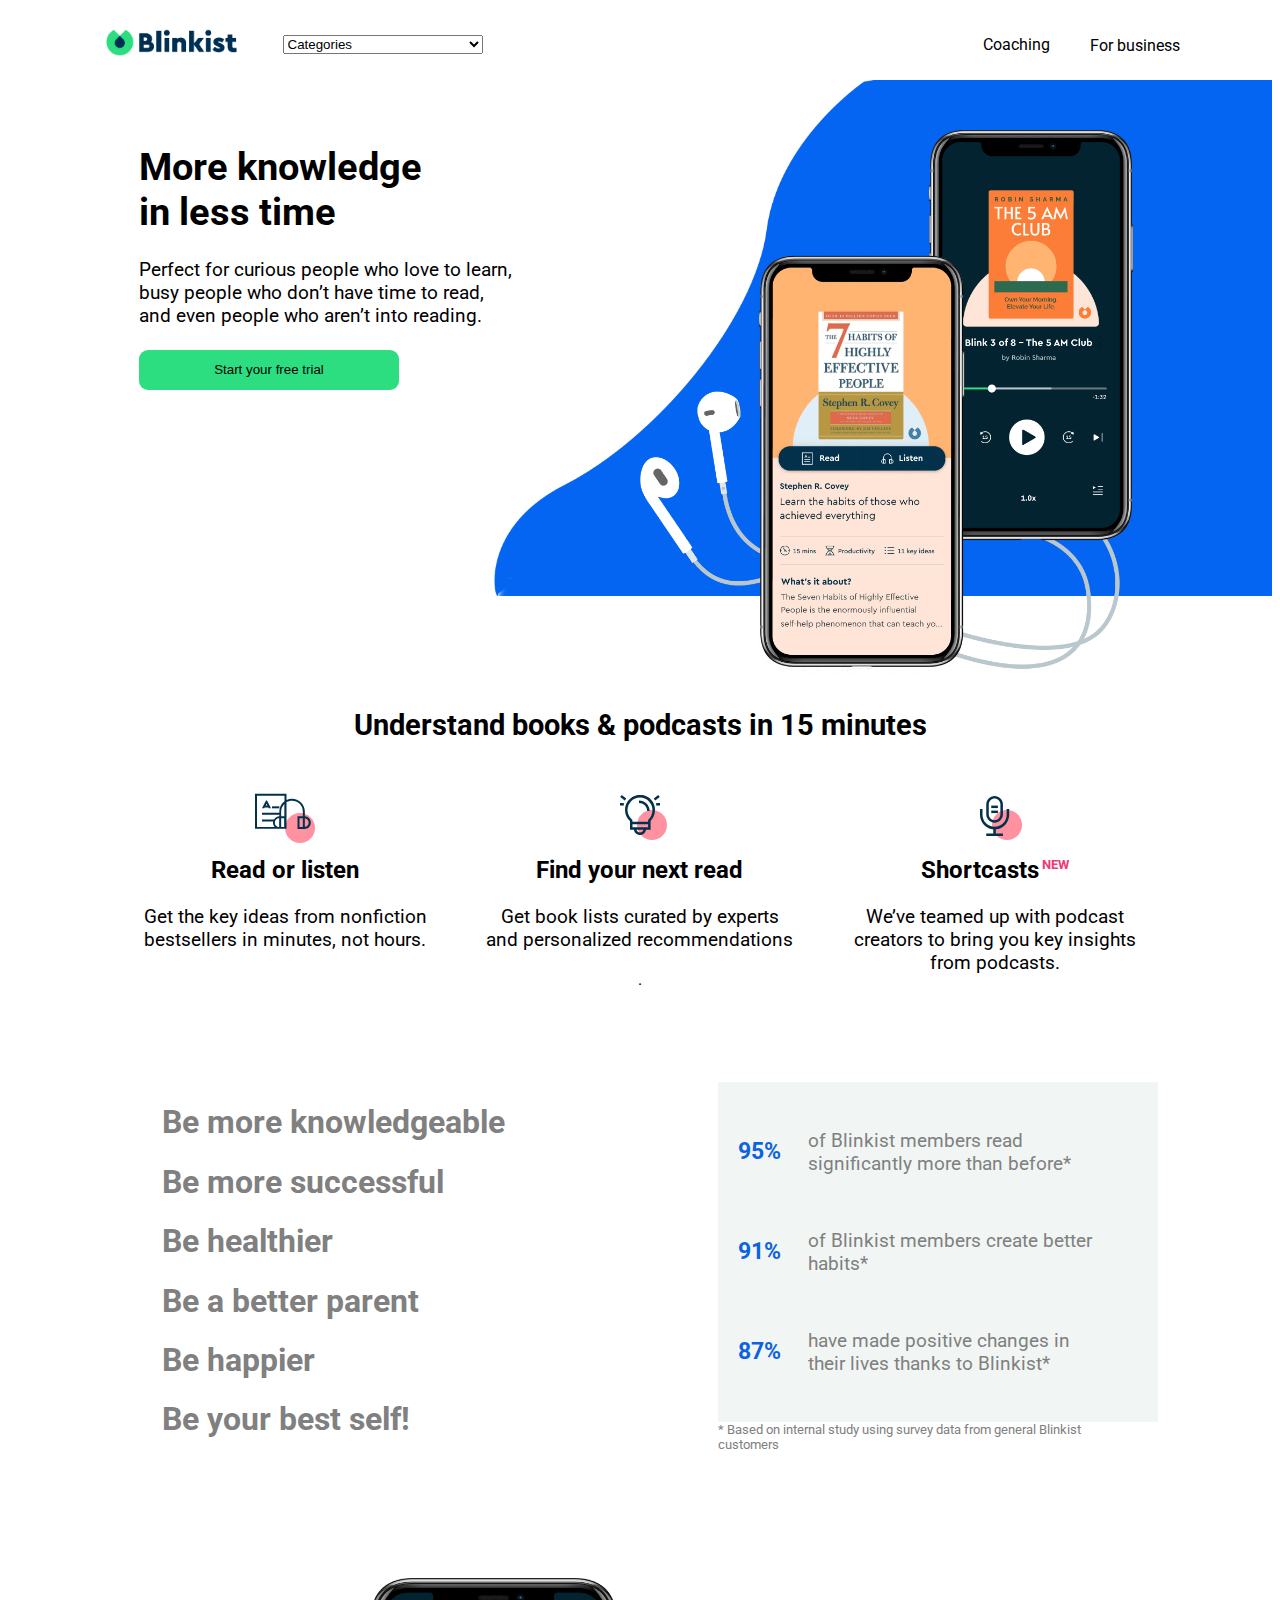
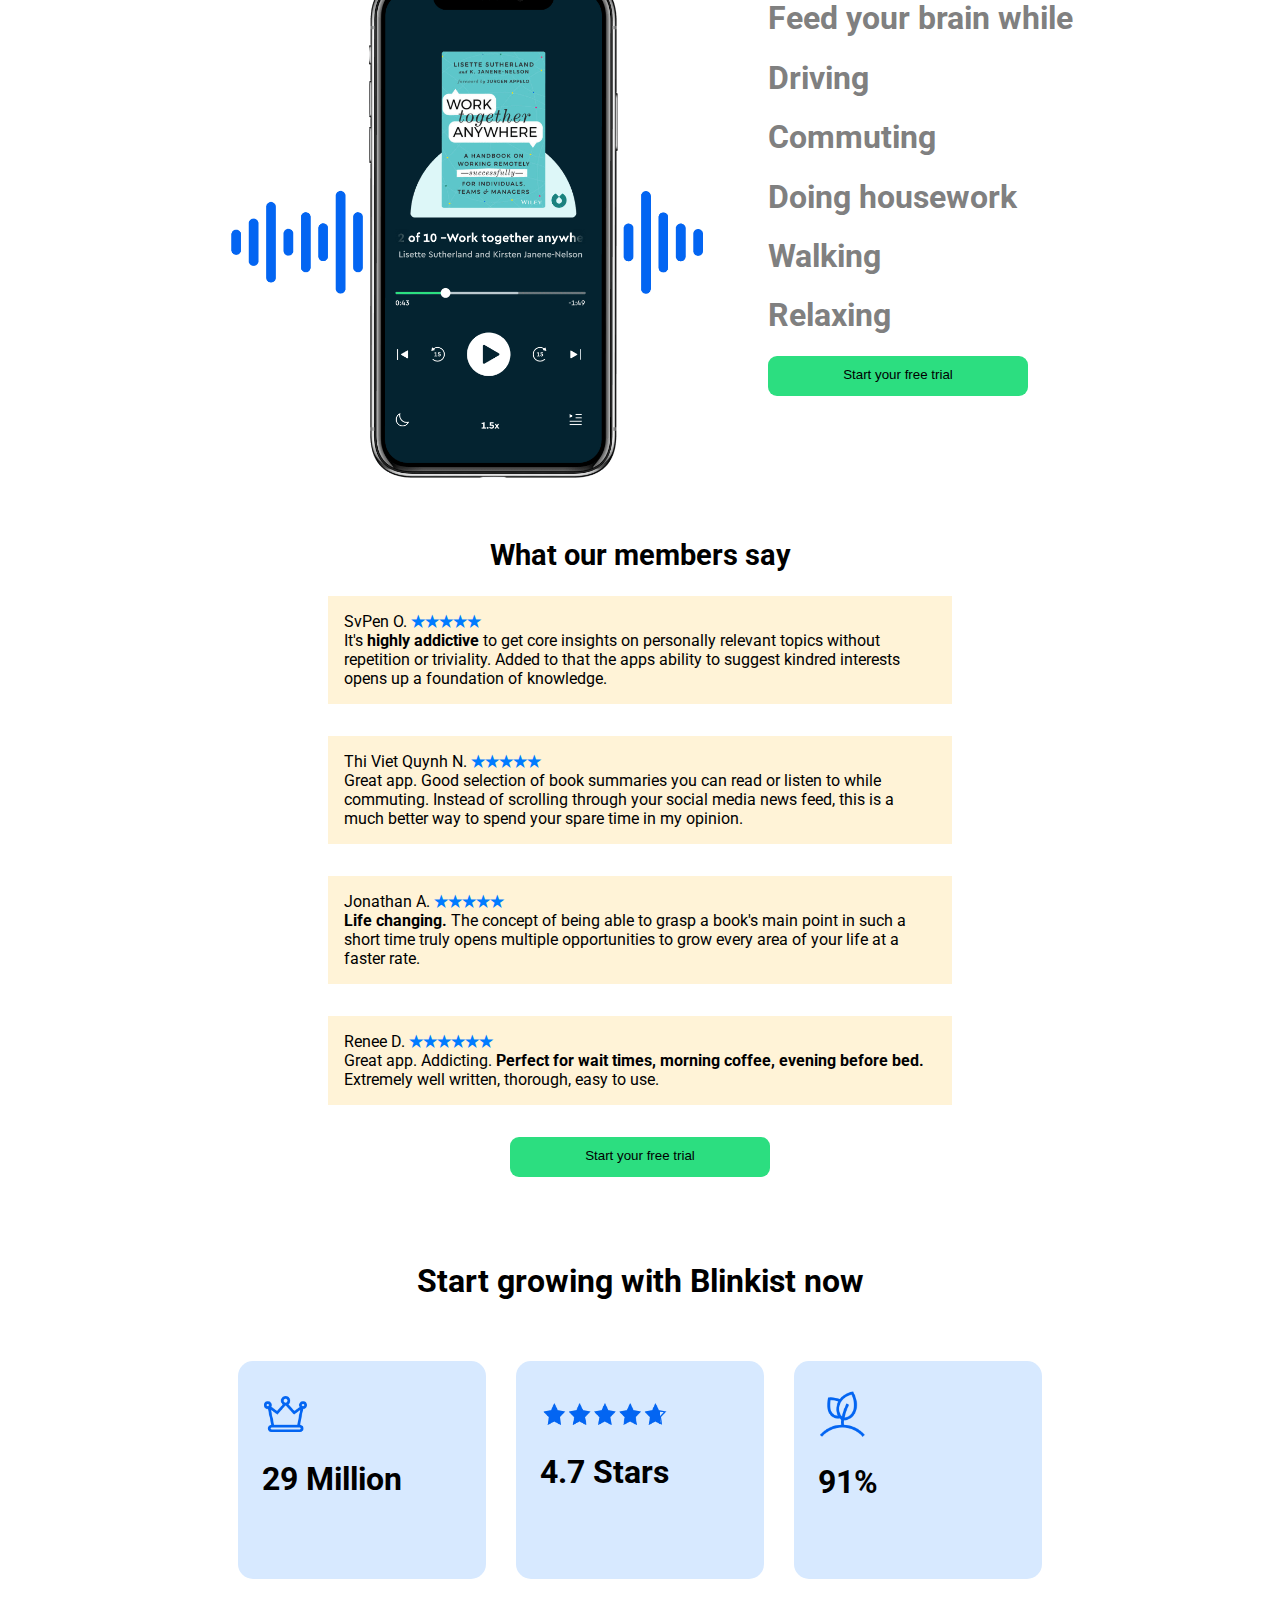
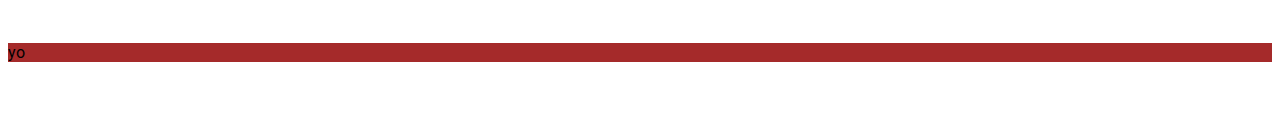
<file: index.html>
<!DOCTYPE html>
<html>
  <head>
    <meta charset="UTF-8" />
    <meta name="viewport" content="width=device-width, initial-scale=1.0" />
    <title>Blinkist: blablablaaaaa</title>
    <link rel="shortcut icon" href="pics/logo.png" type="image/x-icon" />
    <link rel="preconnect" href="https://fonts.googleapis.com">
  <link rel="preconnect" href="https://fonts.gstatic.com" crossorigin>
  <link href="https://fonts.googleapis.com/css2?family=Roboto:ital,wght@0,100;0,300;0,400;0,500;0,700;0,900;1,100;1,300;1,400;1,500;1,700;1,900&display=swap" rel="stylesheet">
    <link rel="stylesheet" href="Blinkist.css" />
  </head>
  <body class="grid">
    <header>
      <div class="header-content">
        <div id="image">
          <img src="pics/logo+text.png" alt="Logo et texte" height="34px" />
        </div>
        <div id="Categories">
          <form>
            <select id="choix" name="choix">
              <option value="option">Categories</option>
              <option value="option1">Inspiration & Personal Growth</option>
              <option value="option2">Health & Meditation</option>
              <option value="option3">Career & Business</option>
              <option value="option4">Relationships & Family</option>
              <option value="option5">Science & Technologie</option>
              <option value="option6">Culture & Humanity</option>
              <option value="option7">Money & Economics</option>
            </select>
          </form>
        </div>
        <div id="Coaching">
          <a href="">Coaching</a>
        </div>
        <div id="For-business">
          <a href="">For business</a>
        </div>
      </div>
    </header>

    <main>
      <div id="texte_haut">
        <div id="titre_haut"><H1 style="display: inline;">More knowledge <br>in less time</H1></div>
        <div>Perfect for curious people who love to learn,<br>
          busy people who don’t have time to read,<br> 
          and even people who aren’t into reading.</div>
          <br>
        <a href=""><button id="start_your">Start your free trial</button></a>
      </div>
      <div><img src="pics/phones.webp" alt="Phones"  id="phone"></div>
    </main>

    <div class="understand zone">
      <div id="understand"><H2>Understand books & podcasts in 15 minutes</H2></div>
      <div class="les_trois">
        <div><img src="pics/headphones-28aa1d78a527f060d122.svg" alt="headphones"></div>
        <div><img src="pics/bulb-aeeefecd48fdf887973a.svg" alt="bulb"></div>
        <div><img src="pics/mic-a5dc78b6c06e05cabacb.svg" alt="mic"></div>
        <div><h2>Read or listen</h2></div>
        <div><h2>Find your next read</h2></div>
        <div><h2>Shortcasts<sup style="color: rgb(238, 57, 117); font-size: small;"> NEW</sup></h2></div>
        <div><p id="textetrois">Get the key ideas from nonfiction bestsellers in minutes, not hours.</p></div>
        <div><p id="textetrois">Get book lists curated by experts and personalized recommendations</p>.</div>
        <div><p id="textetrois">We’ve teamed up with podcast creators to bring you key insights from podcasts.</p></div>
      </div>
    </div>

    <div id="bebebeet">
      <div>
        <h1 id="bebebe1">Be more knowledgeable</h1>
        <h1 id="bebebe2">Be more successful</h1>
        <h1 id="bebebe3">Be healthier</h1>
        <h1 id="bebebe4">Be a better parent</h1>
        <h1 id="bebebe5">Be happier</h1>
        <h1 id="bebebe6">Be your best self!</h1>
      </div>
      <div class="et">
        <div id="et">
          <div id="pourcent">95%</div>
          <div>of Blinkist members read significantly more than before*</div>
          <div id="pourcent">91%</div>
          <div>of Blinkist members create better habits*</div>
          <div id="pourcent">87%</div>
          <div>have made positive changes in their lives thanks to Blinkist*</div>
        </div>
        <div id="proof">
          * Based on internal study using survey data
            from general Blinkist customers
        </div>
      </div>
    </div>

    <div class="zone" id="bebebeet">
      <div><img src="pics/phone_en@2x-31f2ab90ccaaf56e5713.png" alt="phone" id="phone2"></div>
      <div style="position: absolute; left: 60%;">
        <h1 id="bebebe1">Feed your brain while</h1>
        <h1 id="bebebe2">Driving</h1>
        <h1 id="bebebe3">Commuting</h1>
        <h1 id="bebebe4">Doing housework</h1>
        <h1 id="bebebe5">Walking</h1>
        <h1 id="bebebe6">Relaxing</h1>
        <a href=""><button id="start_your">Start your free trial</button></a>
      </div>
    </div>

    <div class="understand zone">
      <div id="understand"><h2>What our members say</h2></div>

      <div id="comment-area">
        <div id="comment">
          SvPen O. <b style="color: rgb(0, 123, 255);">&starf;&starf;&starf;&starf;&starf;</b> <br>It's <b>highly addictive</b> to get core insights on personally 
          relevant topics without repetition or triviality. Added to that the apps 
          ability to suggest kindred interests opens up a foundation of knowledge.
        </div>
        <div id="comment">
          Thi Viet Quynh N. <b style="color: rgb(0, 123, 255);">&starf;&starf;&starf;&starf;&starf;</b><br>Great app. Good selection of book summaries you can 
          read or listen to while commuting. Instead of scrolling through your social 
          media news feed, this is a much better way to spend your spare time in my opinion.
        </div>
        <div id="comment">
          Jonathan A. <b style="color: rgb(0, 123, 255);">&starf;&starf;&starf;&starf;&starf;</b><br><b>Life changing.</b> The concept of being able to grasp a book's
           main point in such a short time truly opens multiple opportunities to grow
            every area of your life at a faster rate.
        </div>
        <div id="comment">
          Renee D. <b style="color: rgb(0, 123, 255);">&starf;&starf;&starf;&starf;&starf;&starf;</b> <br>Great app. Addicting. <b>Perfect for wait times, morning coffee, 
          evening before bed.</b> Extremely well written, thorough, easy to use.
        </div>
      </div>
      <center><a href=""><button id="start_your">Start your free trial</button></a></center>

      <div class="zone">
        <H1 id="start_growing">Start growing with Blinkist now</H1>
        <div id="carbleu">
          <div id="bleu">
            <img src="pics/Crown.PNG" alt="crown">
            <h1>29 Million</h1>
          </div>
          <div id="bleu">
            <img style="width: 130px;" src="pics/Stars.PNG" alt="stars">
            <h1>4.7 Stars</h1>
          </div>
          <div id="bleu">
            <img src="pics/Plant.PNG" alt="plants">
            <h1>91%</h1>
          </div>
        </div>
      </div>
      
    



    <footer>
      <div>yo</div>
    </footer>
  </body>
</html>
</file>
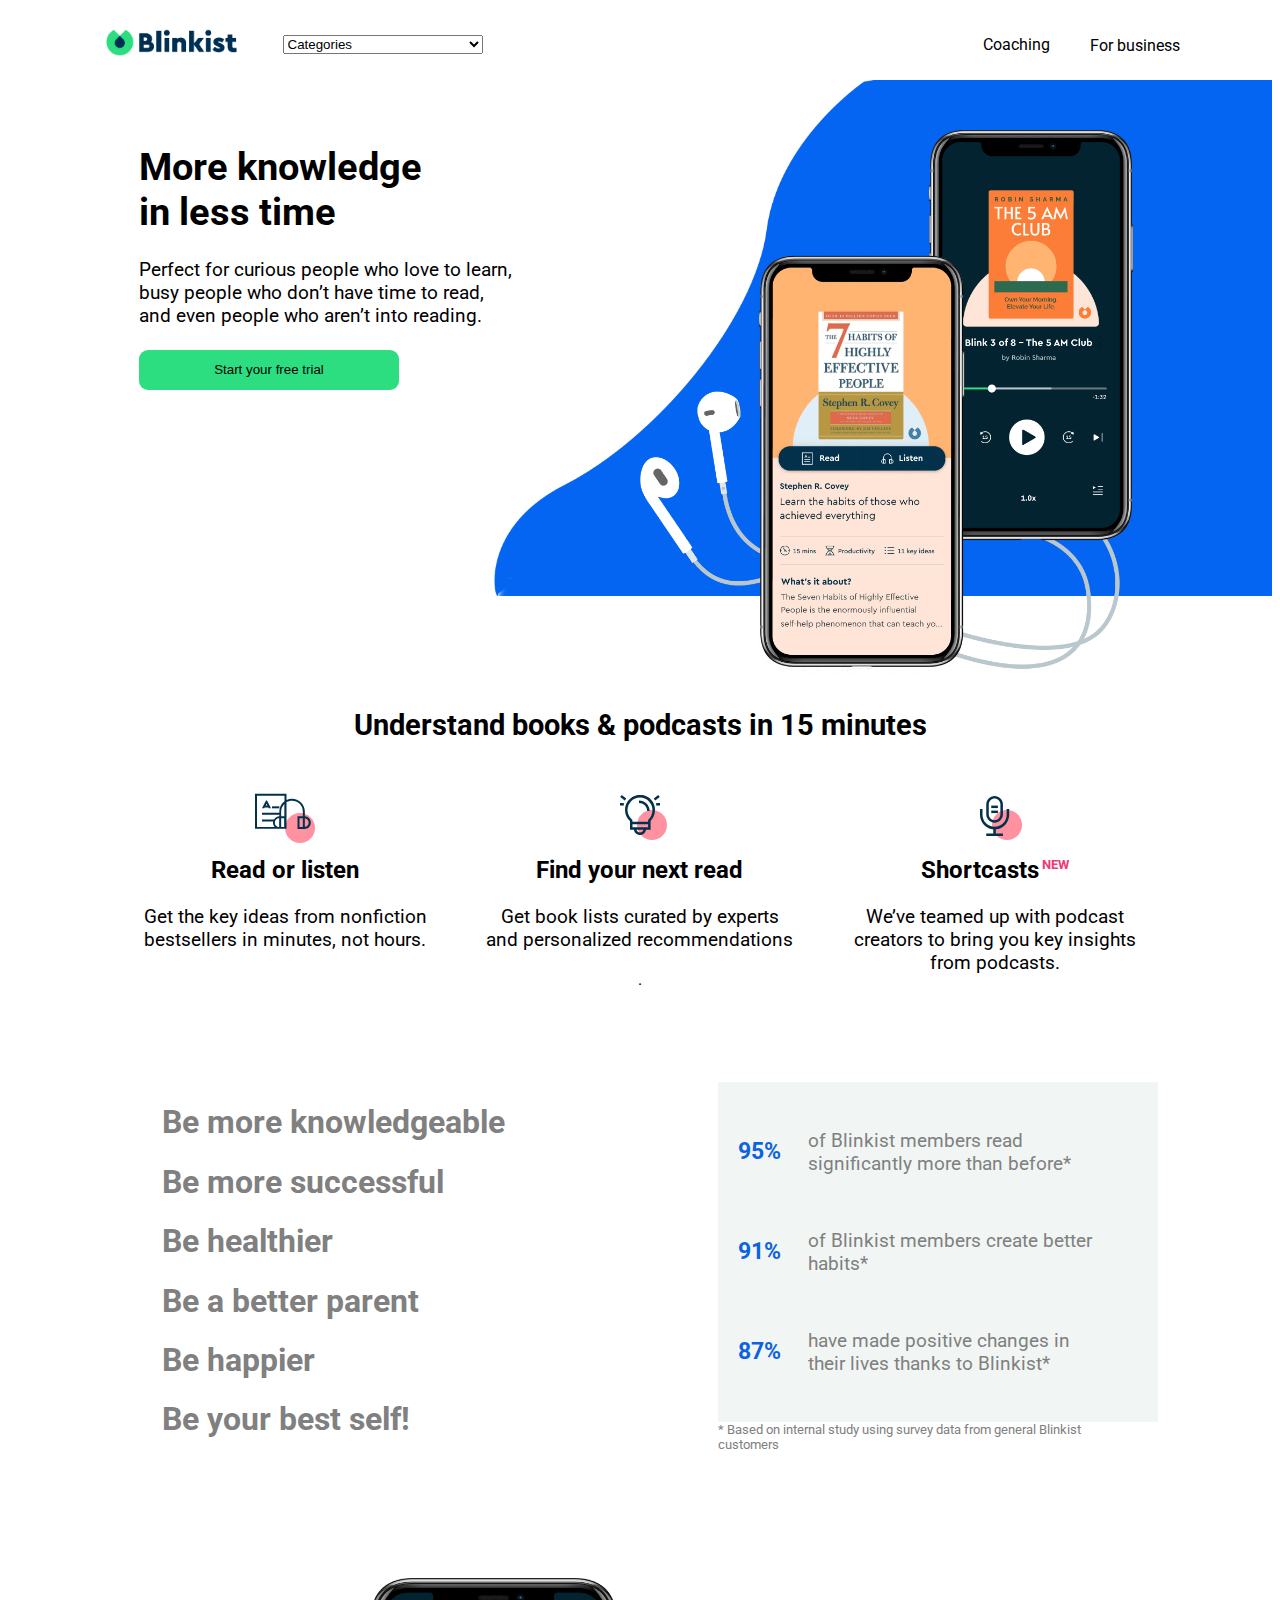
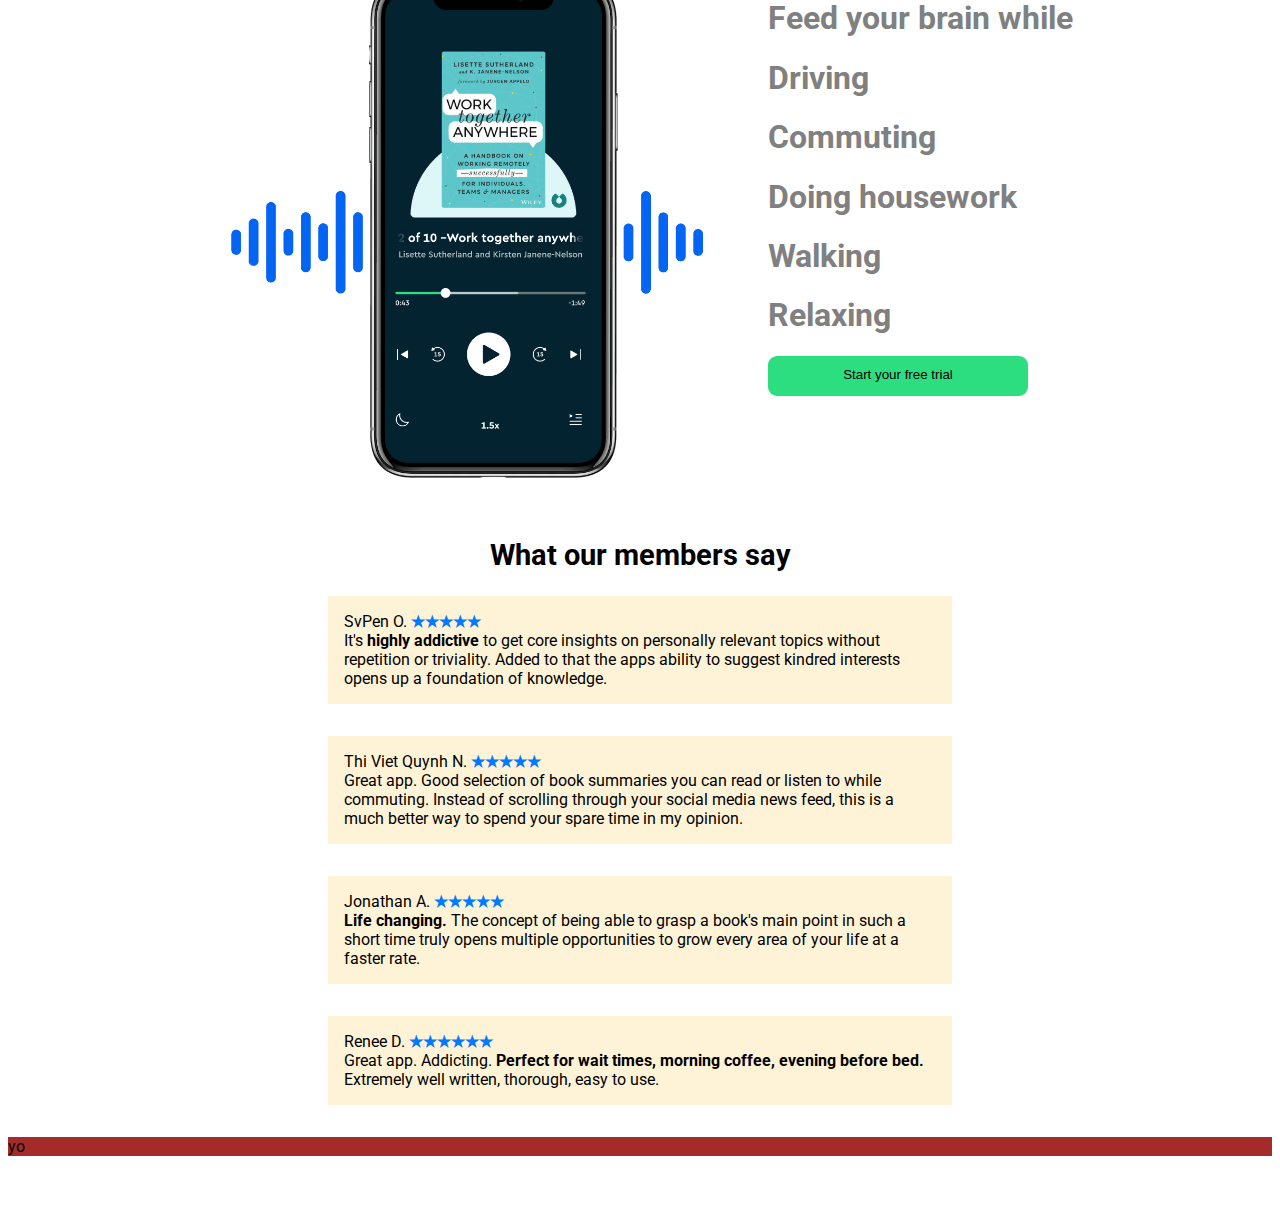
<file: Blinkist_Like.html>
<!DOCTYPE html>
<html>
  <head>
    <meta charset="UTF-8" />
    <meta name="viewport" content="width=device-width, initial-scale=1.0" />
    <title>Blinkist: blablablaaaaa</title>
    <link rel="shortcut icon" href="pics/logo.png" type="image/x-icon" />
    <link rel="preconnect" href="https://fonts.googleapis.com">
  <link rel="preconnect" href="https://fonts.gstatic.com" crossorigin>
  <link href="https://fonts.googleapis.com/css2?family=Roboto:ital,wght@0,100;0,300;0,400;0,500;0,700;0,900;1,100;1,300;1,400;1,500;1,700;1,900&display=swap" rel="stylesheet">
    <link rel="stylesheet" href="Blinkist.css" />
  </head>
  <body class="grid">
    <header>
      <div class="header-content">
        <div id="image">
          <img src="pics/logo+text.png" alt="Logo et texte" height="34px" />
        </div>
        <div id="Categories">
          <form>
            <select id="choix" name="choix">
              <option value="option">Categories</option>
              <option value="option1">Inspiration & Personal Growth</option>
              <option value="option2">Health & Meditation</option>
              <option value="option3">Career & Business</option>
              <option value="option4">Relationships & Family</option>
              <option value="option5">Science & Technologie</option>
              <option value="option6">Culture & Humanity</option>
              <option value="option7">Money & Economics</option>
            </select>
          </form>
        </div>
        <div id="Coaching">
          <a href="">Coaching</a>
        </div>
        <div id="For-business">
          <a href="">For business</a>
        </div>
      </div>
    </header>

    <main>
      <div id="texte_haut">
        <div id="titre_haut"><H1 style="display: inline;">More knowledge <br>in less time</H1></div>
        <div>Perfect for curious people who love to learn,<br>
          busy people who don’t have time to read,<br> 
          and even people who aren’t into reading.</div>
          <br>
        <a href=""><button id="start_your">Start your free trial</button></a>
      </div>
      <div><img src="pics/phones.webp" alt="Phones"  id="phone"></div>
    </main>

    <div class="understand zone">
      <div id="understand"><H2>Understand books & podcasts in 15 minutes</H2></div>
      <div class="les_trois">
        <div><img src="pics/headphones-28aa1d78a527f060d122.svg" alt="headphones"></div>
        <div><img src="pics/bulb-aeeefecd48fdf887973a.svg" alt="bulb"></div>
        <div><img src="pics/mic-a5dc78b6c06e05cabacb.svg" alt="mic"></div>
        <div><h2>Read or listen</h2></div>
        <div><h2>Find your next read</h2></div>
        <div><h2>Shortcasts<sup style="color: rgb(238, 57, 117); font-size: small;"> NEW</sup></h2></div>
        <div><p id="textetrois">Get the key ideas from nonfiction bestsellers in minutes, not hours.</p></div>
        <div><p id="textetrois">Get book lists curated by experts and personalized recommendations</p>.</div>
        <div><p id="textetrois">We’ve teamed up with podcast creators to bring you key insights from podcasts.</p></div>
      </div>
    </div>

    <div id="bebebeet">
      <div>
        <h1 id="bebebe1">Be more knowledgeable</h1>
        <h1 id="bebebe2">Be more successful</h1>
        <h1 id="bebebe3">Be healthier</h1>
        <h1 id="bebebe4">Be a better parent</h1>
        <h1 id="bebebe5">Be happier</h1>
        <h1 id="bebebe6">Be your best self!</h1>
      </div>
      <div class="et">
        <div id="et">
          <div id="pourcent">95%</div>
          <div>of Blinkist members read significantly more than before*</div>
          <div id="pourcent">91%</div>
          <div>of Blinkist members create better habits*</div>
          <div id="pourcent">87%</div>
          <div>have made positive changes in their lives thanks to Blinkist*</div>
        </div>
        <div id="proof">
          * Based on internal study using survey data
            from general Blinkist customers
        </div>
      </div>
    </div>

    <div class="zone" id="bebebeet">
      <div><img src="pics/phone_en@2x-31f2ab90ccaaf56e5713.png" alt="phone" id="phone2"></div>
      <div style="position: absolute; left: 60%;">
        <h1 id="bebebe1">Feed your brain while</h1>
        <h1 id="bebebe2">Driving</h1>
        <h1 id="bebebe3">Commuting</h1>
        <h1 id="bebebe4">Doing housework</h1>
        <h1 id="bebebe5">Walking</h1>
        <h1 id="bebebe6">Relaxing</h1>
        <a href=""><button id="start_your">Start your free trial</button></a>
      </div>
    </div>

    <div class="understand zone">
      <div id="understand"><h2>What our members say</h2></div>

      <div id="comment-area">
        <div id="comment">
          SvPen O. <b style="color: rgb(0, 123, 255);">&starf;&starf;&starf;&starf;&starf;</b> <br>It's <b>highly addictive</b> to get core insights on personally 
          relevant topics without repetition or triviality. Added to that the apps 
          ability to suggest kindred interests opens up a foundation of knowledge.
        </div>
        <div id="comment">
          Thi Viet Quynh N. <b style="color: rgb(0, 123, 255);">&starf;&starf;&starf;&starf;&starf;</b><br>Great app. Good selection of book summaries you can 
          read or listen to while commuting. Instead of scrolling through your social 
          media news feed, this is a much better way to spend your spare time in my opinion.
        </div>
        <div id="comment">
          Jonathan A. <b style="color: rgb(0, 123, 255);">&starf;&starf;&starf;&starf;&starf;</b><br><b>Life changing.</b> The concept of being able to grasp a book's
           main point in such a short time truly opens multiple opportunities to grow
            every area of your life at a faster rate.
        </div>
        <div id="comment">
          Renee D. <b style="color: rgb(0, 123, 255);">&starf;&starf;&starf;&starf;&starf;&starf;</b> <br>Great app. Addicting. <b>Perfect for wait times, morning coffee, 
          evening before bed.</b> Extremely well written, thorough, easy to use.
        </div>
      </div>
      
    



    <footer>
      <div>yo</div>
    </footer>
  </body>
</html>
</file>
<file: Blinkist.css>
body {
  font-family: "Roboto";
  min-height: 100%;
}
.zone {
  padding: 64px 0px 64px 0px;
}
.grid {
  align-items: baseline;
  display: grid;
  grid-template-rows: 72px auto auto;
  grid-template-areas:
    "header"
    "main"
    "div"
    "div"
    "div"
    "div"
    "footer";
}
a {
  text-decoration: none;
  color: black;
}

header {
  display: flex;
  justify-content: space-around;
  align-items: center;
  padding: 28px;
  grid-area: header;
}
#Categories {
  margin-left: 40px;
}
#Coaching {
  margin-left: 500px;
}
#For-business {
  white-space: nowrap;
  margin-left: 40px;
  height: 16px;
}
.header-content {
  height: 16px;
  display: flex;
  align-items: center;
}

@keyframes flexy {
  0%,
  50% {
    color: gray;
  }
  51%,
  100% {
    color: black;
  }
}

main {
  padding: 0px 36px;
  height: 516px;
  grid-area: main;

  margin: 0;
  padding: 0;
  background-image: url(pics/trucbleu.png);
  background-size: cover;
  background-position: center;
  background-repeat: no-repeat;
}
#titre_haut {
  margin: 64px 0px 24px;
}
#texte_haut {
  position: absolute;
  font-size: larger;
  display: inline-block;
  right: 60%;
}
#phone {
  display: inline-block;
  height: 550px;
  top: 130px;
  left: 50%;
  position: absolute;
}
#start_your {
  cursor: pointer;
  background-color: #2cde80;
  border-radius: 9px;
  border: 2px;
  padding: 11px 16px 13px 16px;
  width: 260px;
  height: 40px;
}
.understand {
  padding: 88px 0px 48px 0px;
}
#understand {
  display: flex;
  justify-content: space-around;
  font-size: larger;
}
.les_trois {
  margin: 20px 100px 0px 100px;
  display: grid;
  grid-template-columns: repeat(3, 1fr);
  grid-template-rows: 50px 50px 100px;
  justify-items: center;
  text-align: center;
}
#textetrois {
  font-size: larger;
  padding: 0px 20px 0px 20px;
}
#bebebeet {
  display: flex;
  height: 400px;
  margin: 0px 48px 0px 48px;
  padding: 48px 0px 48px 0px;
  justify-content: space-around;

  color: gray;
}
#bebebe1 {
  animation-name: flexy;
  animation-timing-function: linear;
  animation-fill-mode: forwards;
  animation-iteration-count: infinite;
  animation-duration: 4s;
  animation-delay: 0s;
}
#bebebe2 {
  animation-name: flexy;
  animation-timing-function: linear;
  animation-fill-mode: forwards;
  animation-iteration-count: infinite;
  animation-duration: 4s;
  animation-delay: 2s;
}
#bebebe3 {
  animation-name: flexy;
  animation-timing-function: linear;
  animation-fill-mode: forwards;
  animation-iteration-count: infinite;
  animation-duration: 4s;
  animation-delay: 4s;
}
#bebebe4 {
  animation-name: flexy;
  animation-timing-function: linear;
  animation-fill-mode: forwards;
  animation-iteration-count: infinite;
  animation-duration: 4s;
  animation-delay: 6s;
}
#bebebe5 {
  animation-name: flexy;
  animation-timing-function: linear;
  animation-fill-mode: forwards;
  animation-iteration-count: infinite;
  animation-duration: 4s;
  animation-delay: 8s;
}
#bebebe6 {
  animation-name: flexy;
  animation-timing-function: linear;
  animation-fill-mode: forwards;
  animation-iteration-count: infinite;
  animation-duration: 4s;
  animation-delay: 10s;
}

.et {
  width: 400px;
  height: 400px;
}
#et {
  font-size: larger;
  align-items: center;
  padding: 20px;
  display: grid;
  grid-template-columns: 70px 300px;
  grid-template-rows: repeat(3, 1fr);
  background-color: #f1f6f4;
  width: 400px;
  height: 300px;
}
#pourcent {
  color: rgb(13, 98, 224);
  font-weight: bold;
  font-size: larger;
}
#proof {
  display: flex;
  color: grey;
  font-size: small;
}
#phone2 {
  display: inline-block;
  height: 500px;
  left: 17%;
  position: absolute;
}
#comment-area {
  display: flex;
  flex-direction: column;
  align-items: center;
}
#comment {
  padding: 16px 16px 16px 16px;
  margin-bottom: 32px;
  background-color: #fff3d7;
  width: 592px;
}

footer {
  grid-area: footer;
  background-color: brown;
}
#start_growing {
  display: flex;
  justify-content: center;
  padding-bottom: 40px;
}
#bleu {
  padding: 28px 24px 56px 24px;
  background-color: #d7e9ff;
  align-content: center;
  border-radius: 15px;
}
#carbleu {
  display: grid;
  gap: 30px;
  justify-content: center;
  grid-template-columns: 248px 248px 248px;
  grid-template-rows: auto;
}
#bleu img {
  width: 48px;
}
</file>
